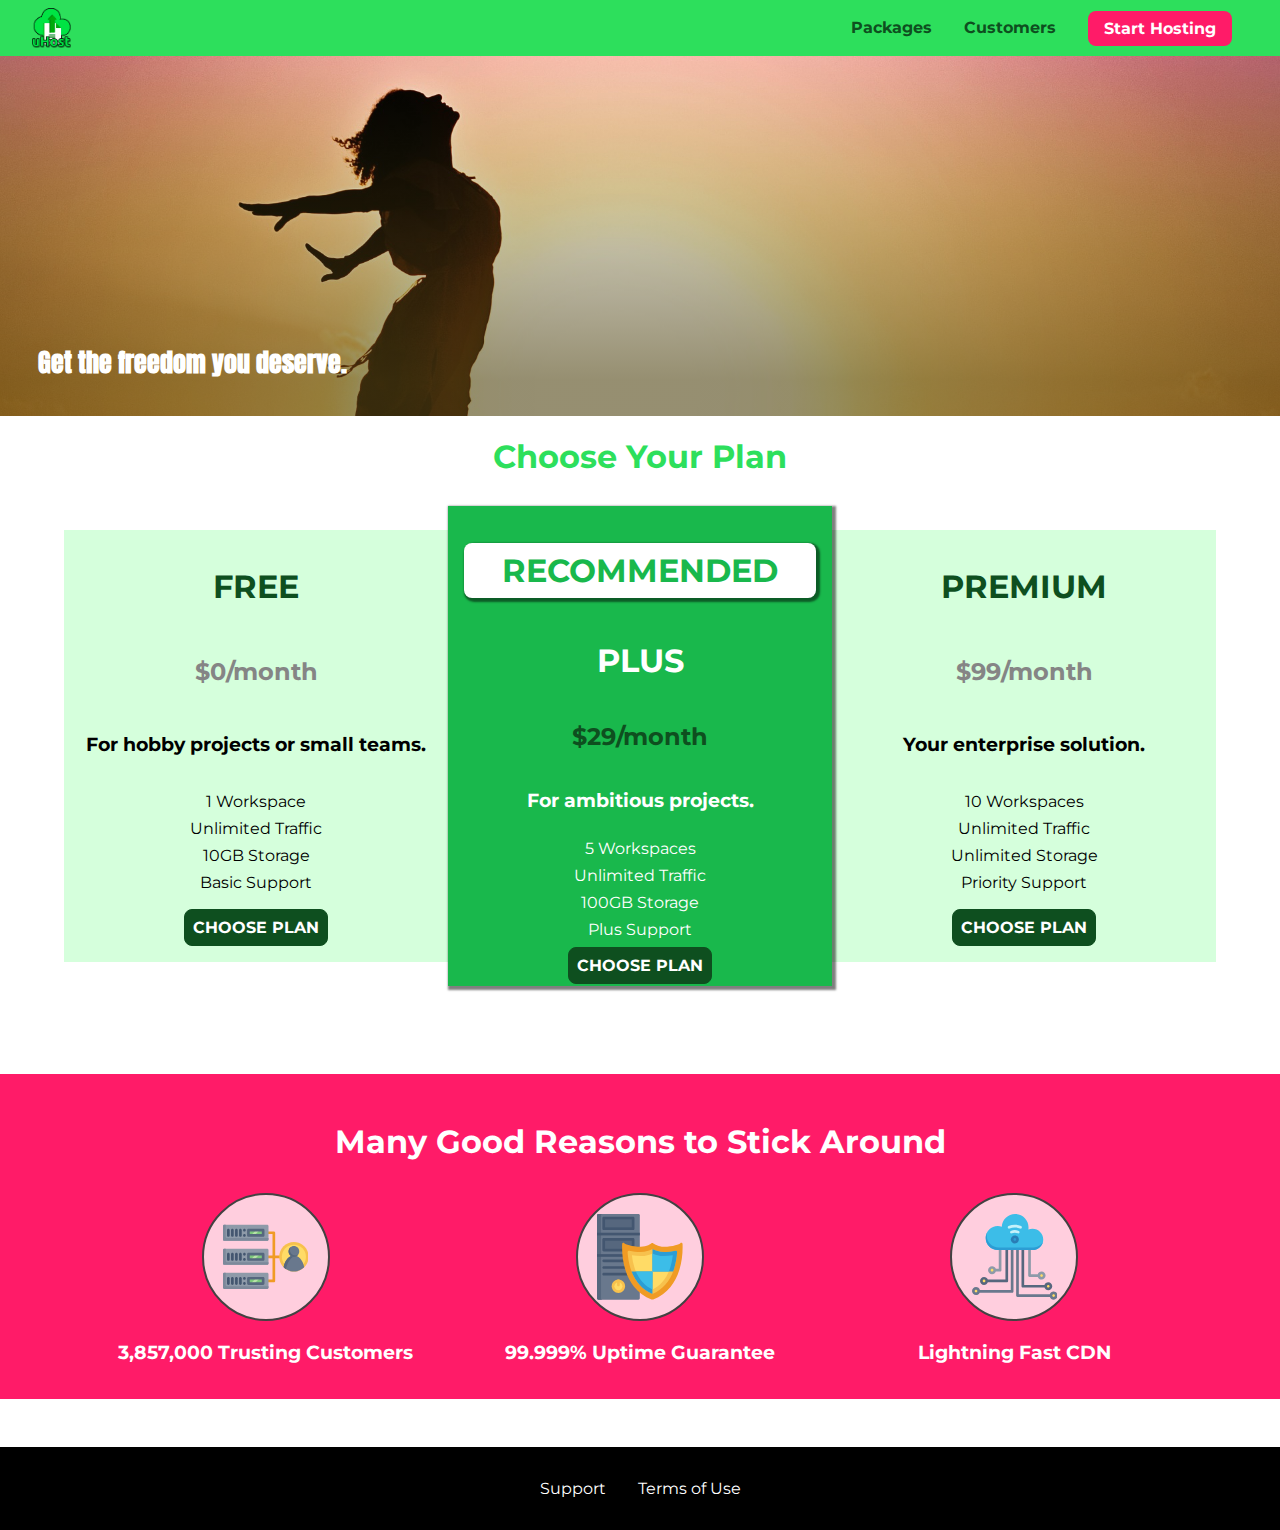
<file: index.html>
<!DOCTYPE html>
<html lang="en">

<head>
    <meta charset="UTF-8">
    <meta http-equiv="X-UA-Compatible" content="ie=edge">
    <meta name="viewport" content="width=device-width, initial-scale=1.0">
    <title>uHost</title>
    <link rel="shortcut icon" href="favicon.png">
    <link rel="stylesheet" href="shared.css">
    <link rel="stylesheet" href="main.css">
</head>

<body>
    <div class="backdrop"></div>
    <div class="modal">
        <h1 class="modal__title">Do you want to continue?</h1>
        <div class="modal__actions">
            <a href="start-hosting/index.html" class="modal__action">Yes!</a>
            <button class="modal__action modal__action--negative" type="button">No!</button>
        </div>
    </div>
    <header class="main-header">
        <div>
            <button class="toggle-button">
                <span class="toggle-button__bar"></span>
                <span class="toggle-button__bar"></span>
                <span class="toggle-button__bar"></span>
            </button>
            <a href="index.html" class="main-header__brand">
                <img src="images/uhost-icon.png" alt="uHost - Your favorite hosting company">
            </a>
        </div>
        <nav class="main-nav">
            <ul class="main-nav__items">
                <li class="main-nav__item">
                    <a href="packages/index.html">Packages</a>
                </li>
                <li class="main-nav__item">
                    <a href="customers/index.html">Customers</a>
                </li>
                <li class="main-nav__item main-nav__item--cta">
                    <a href="start-hosting/index.html">Start Hosting</a>
                </li>
            </ul>
        </nav>
    </header>
    <nav class="mobile-nav">
        <ul class="mobile-nav__items">
            <li class="mobile-nav__item">
                <a href="packages/index.html">Packages</a>
            </li>
            <li class="mobile-nav__item">
                <a href="customers/index.html">Customers</a>
            </li>
            <li class="mobile-nav__item mobile-nav__item--cta">
                <a href="start-hosting/index.html">Start Hosting</a>
            </li>
        </ul>
    </nav>
    <main>
        <section id="product-overview">
            <h1>Get the freedom you deserve.</h1>
        </section>
        <section id="plans">
            <h1 class="section-title">Choose Your Plan</h1>
            <div class="plan__list">
                <article class="plan">
                    <h1 class="plan__title">FREE</h1>
                    <h2 class="plan__price">$0/month</h2>
                    <h3>For hobby projects or small teams.</h3>
                    <ul class="plan__features">
                        <li class="plan__feature">1 Workspace</li>
                        <li class="plan__feature">Unlimited Traffic</li>
                        <li class="plan__feature">10GB Storage</li>
                        <li class="plan__feature">Basic Support</li>
                    </ul>
                    <div>
                        <button class="button">CHOOSE PLAN</button>
                    </div>
                </article>
                <article class="plan plan--highlighted">
                    <h1 class="plan__annotation">RECOMMENDED</h1>
                    <h1 class="plan__title">PLUS</h1>
                    <h2 class="plan__price">$29/month</h2>
                    <h3>For ambitious projects.</h3>
                    <ul class="plan__features">
                        <li class="plan__feature">5 Workspaces</li>
                        <li class="plan__feature">Unlimited Traffic</li>
                        <li class="plan__feature">100GB Storage</li>
                        <li class="plan__feature">Plus Support</li>
                    </ul>
                    <div>
                        <button class="button">CHOOSE PLAN</button>
                    </div>
                </article>
                <article class="plan">
                    <h1 class="plan__title">PREMIUM</h1>
                    <h2 class="plan__price">$99/month</h2>
                    <h3>Your enterprise solution.</h3>
                    <ul class="plan__features">
                        <li class="plan__feature">10 Workspaces</li>
                        <li class="plan__feature">Unlimited Traffic</li>
                        <li class="plan__feature">Unlimited Storage</li>
                        <li class="plan__feature">Priority Support</li>
                    </ul>
                    <div>
                        <button class="button">CHOOSE PLAN</button>
                    </div>
                </article>
            </div>
        </section>
        <section id="key-features">
            <h1 class="section-title">Many Good Reasons to Stick Around</h1>
            <ul class="key-feature__list">
                <li class="key-feature">
                    <div class="key-feature__image">
                        <svg viewBox="0 0 512 512">
                            <path style="fill:#F09B24;" d="M344,248h-32V112c0-4.418-3.582-8-8-8h-40c-4.418,0-8,3.582-8,8s3.582,8,8,8h32v128h-32  c-4.418,0-8,3.582-8,8s3.582,8,8,8h32v128h-32c-4.418,0-8,3.582-8,8s3.582,8,8,8h40c4.418,0,8-3.582,8-8V264h32c4.418,0,8-3.582,8-8  S348.418,248,344,248z"
                            />
                            <path style="fill:#8E9AA9;" d="M264,64H8c-4.418,0-8,3.582-8,8v80c0,4.418,3.582,8,8,8h256c4.418,0,8-3.582,8-8V72  C272,67.582,268.418,64,264,64z"
                            />
                            <path style="fill:#7C899B;" d="M24,144c-4.418,0-8-3.582-8-8V64H8c-4.418,0-8,3.582-8,8v80c0,4.418,3.582,8,8,8h256  c4.418,0,8-3.582,8-8v-8H24z"
                            />
                            <rect x="152" y="96" style="fill:#B8E3A8;" width="88" height="32" />
                            <g>
                                <polygon style="fill:#7EC97D;" points="152,96 152,128 166,128 198,96  " />
                                <polygon style="fill:#7EC97D;" points="220,96 188,128 240,128 240,96  " />
                            </g>
                            <path style="fill:#56677E;" d="M240,136h-88c-4.418,0-8-3.582-8-8V96c0-4.418,3.582-8,8-8h88c4.418,0,8,3.582,8,8v32  C248,132.418,244.418,136,240,136z M160,120h72v-16h-72V120z"
                            />
                            <g>
                                <path style="fill:#435670;" d="M32,136c-4.418,0-8-3.582-8-8V96c0-4.418,3.582-8,8-8s8,3.582,8,8v32C40,132.418,36.418,136,32,136z   "
                                />
                                <path style="fill:#435670;" d="M56,136c-4.418,0-8-3.582-8-8V96c0-4.418,3.582-8,8-8s8,3.582,8,8v32C64,132.418,60.418,136,56,136z   "
                                />
                                <path style="fill:#435670;" d="M80,136c-4.418,0-8-3.582-8-8V96c0-4.418,3.582-8,8-8s8,3.582,8,8v32C88,132.418,84.418,136,80,136z   "
                                />
                                <path style="fill:#435670;" d="M104,136c-4.418,0-8-3.582-8-8V96c0-4.418,3.582-8,8-8s8,3.582,8,8v32   C112,132.418,108.418,136,104,136z"
                                />
                                <path style="fill:#435670;" d="M128,105c-4.418,0-8-3.582-8-8v-1c0-4.418,3.582-8,8-8s8,3.582,8,8v1   C136,101.418,132.418,105,128,105z"
                                />
                                <path style="fill:#435670;" d="M128,136c-4.418,0-8-3.582-8-8v-1c0-4.418,3.582-8,8-8s8,3.582,8,8v1   C136,132.418,132.418,136,128,136z"
                                />
                            </g>
                            <path style="fill:#8E9AA9;" d="M264,208H8c-4.418,0-8,3.582-8,8v80c0,4.418,3.582,8,8,8h256c4.418,0,8-3.582,8-8v-80  C272,211.582,268.418,208,264,208z"
                            />
                            <path style="fill:#7C899B;" d="M24,288c-4.418,0-8-3.582-8-8v-72H8c-4.418,0-8,3.582-8,8v80c0,4.418,3.582,8,8,8h256  c4.418,0,8-3.582,8-8v-8H24z"
                            />
                            <rect x="152" y="240" style="fill:#B8E3A8;" width="88" height="32" />
                            <g>
                                <polygon style="fill:#7EC97D;" points="152,240 152,272 166,272 198,240  " />
                                <polygon style="fill:#7EC97D;" points="220,240 188,272 240,272 240,240  " />
                            </g>
                            <path style="fill:#56677E;" d="M240,280h-88c-4.418,0-8-3.582-8-8v-32c0-4.418,3.582-8,8-8h88c4.418,0,8,3.582,8,8v32  C248,276.418,244.418,280,240,280z M160,264h72v-16h-72V264z"
                            />
                            <g>
                                <path style="fill:#435670;" d="M32,280c-4.418,0-8-3.582-8-8v-32c0-4.418,3.582-8,8-8s8,3.582,8,8v32C40,276.418,36.418,280,32,280   z"
                                />
                                <path style="fill:#435670;" d="M56,280c-4.418,0-8-3.582-8-8v-32c0-4.418,3.582-8,8-8s8,3.582,8,8v32C64,276.418,60.418,280,56,280   z"
                                />
                                <path style="fill:#435670;" d="M80,280c-4.418,0-8-3.582-8-8v-32c0-4.418,3.582-8,8-8s8,3.582,8,8v32C88,276.418,84.418,280,80,280   z"
                                />
                                <path style="fill:#435670;" d="M104,280c-4.418,0-8-3.582-8-8v-32c0-4.418,3.582-8,8-8s8,3.582,8,8v32   C112,276.418,108.418,280,104,280z"
                                />
                                <path style="fill:#435670;" d="M128,249c-4.418,0-8-3.582-8-8v-1c0-4.418,3.582-8,8-8s8,3.582,8,8v1   C136,245.418,132.418,249,128,249z"
                                />
                                <path style="fill:#435670;" d="M128,280c-4.418,0-8-3.582-8-8v-1c0-4.418,3.582-8,8-8s8,3.582,8,8v1   C136,276.418,132.418,280,128,280z"
                                />
                            </g>
                            <path style="fill:#8E9AA9;" d="M264,352H8c-4.418,0-8,3.582-8,8v80c0,4.418,3.582,8,8,8h256c4.418,0,8-3.582,8-8v-80  C272,355.582,268.418,352,264,352z"
                            />
                            <path style="fill:#7C899B;" d="M24,432c-4.418,0-8-3.582-8-8v-72H8c-4.418,0-8,3.582-8,8v80c0,4.418,3.582,8,8,8h256  c4.418,0,8-3.582,8-8v-8H24z"
                            />
                            <rect x="152" y="384" style="fill:#B8E3A8;" width="88" height="32" />
                            <g>
                                <polygon style="fill:#7EC97D;" points="152,384 152,416 166,416 198,384  " />
                                <polygon style="fill:#7EC97D;" points="220,384 188,416 240,416 240,384  " />
                            </g>
                            <path style="fill:#56677E;" d="M240,424h-88c-4.418,0-8-3.582-8-8v-32c0-4.418,3.582-8,8-8h88c4.418,0,8,3.582,8,8v32  C248,420.418,244.418,424,240,424z M160,408h72v-16h-72V408z"
                            />
                            <g>
                                <path style="fill:#435670;" d="M32,424c-4.418,0-8-3.582-8-8v-32c0-4.418,3.582-8,8-8s8,3.582,8,8v32C40,420.418,36.418,424,32,424   z"
                                />
                                <path style="fill:#435670;" d="M56,424c-4.418,0-8-3.582-8-8v-32c0-4.418,3.582-8,8-8s8,3.582,8,8v32C64,420.418,60.418,424,56,424   z"
                                />
                                <path style="fill:#435670;" d="M80,424c-4.418,0-8-3.582-8-8v-32c0-4.418,3.582-8,8-8s8,3.582,8,8v32C88,420.418,84.418,424,80,424   z"
                                />
                                <path style="fill:#435670;" d="M104,424c-4.418,0-8-3.582-8-8v-32c0-4.418,3.582-8,8-8s8,3.582,8,8v32   C112,420.418,108.418,424,104,424z"
                                />
                                <path style="fill:#435670;" d="M128,393c-4.418,0-8-3.582-8-8v-1c0-4.418,3.582-8,8-8s8,3.582,8,8v1   C136,389.418,132.418,393,128,393z"
                                />
                                <path style="fill:#435670;" d="M128,424c-4.418,0-8-3.582-8-8v-1c0-4.418,3.582-8,8-8s8,3.582,8,8v1   C136,420.418,132.418,424,128,424z"
                                />
                            </g>
                            <path style="fill:#F7C14D;" d="M424,168c-48.523,0-88,39.477-88,88s39.477,88,88,88s88-39.477,88-88S472.523,168,424,168z" />
                            <path style="fill:#FFDB66;" d="M424,184c-39.701,0-72,32.299-72,72s32.299,72,72,72s72-32.299,72-72S463.701,184,424,184z" />
                            <path style="fill:#69788D;" d="M484.893,314.16C476.393,274.588,451.922,248,424,248s-52.393,26.588-60.893,66.16  c-0.605,2.82,0.354,5.749,2.511,7.664C381.731,336.124,402.465,344,424,344s42.269-7.876,58.381-22.176  C484.539,319.909,485.498,316.98,484.893,314.16z"
                            />
                            <path style="fill:#56677E;" d="M434.053,249.171C430.768,248.403,427.411,248,424,248c-27.922,0-52.393,26.588-60.893,66.16  c-0.605,2.82,0.354,5.749,2.511,7.664c3.383,3.002,6.979,5.703,10.734,8.125C384.904,286.243,407.373,255.378,434.053,249.171z"
                            />
                            <path style="fill:#69788D;" d="M424,192c-17.645,0-32,14.355-32,32s14.355,32,32,32s32-14.355,32-32S441.645,192,424,192z" />
                            <path style="fill:#56677E;" d="M432,248c-17.645,0-32-14.355-32-32c0-6.783,2.128-13.076,5.742-18.258  C397.444,203.53,392,213.138,392,224c0,17.645,14.355,32,32,32c10.862,0,20.471-5.444,26.258-13.742  C445.076,245.872,438.783,248,432,248z"
                            />

                        </svg>
  
                    </div>
                    <p class="key-feature__description">3,857,000 Trusting Customers</p>
                </li>
                <li class="key-feature">
                    <div class="key-feature__image">
                        <svg viewBox="0 0 512 512">
                            <path style="fill:#69788D;" d="M248,0H8C3.582,0,0,3.582,0,8v496c0,4.418,3.582,8,8,8h240c4.418,0,8-3.582,8-8V8  C256,3.582,252.418,0,248,0z"
                            />
                            <path style="fill:#56677E;" d="M24,504V8c0-4.418,3.582-8,8-8H8C3.582,0,0,3.582,0,8v496c0,4.418,3.582,8,8,8h24  C27.582,512,24,508.418,24,504z"
                            />
                            <g>
                                <rect x="0" y="112" style="fill:#435670;" width="256" height="16" />
                                <rect x="0" y="240" style="fill:#435670;" width="256" height="16" />
                            </g>
                            <path style="fill:#F7C14D;" d="M128,392c-22.056,0-40,17.944-40,40s17.944,40,40,40s40-17.944,40-40S150.056,392,128,392z" />
                            <path style="fill:#FFDB66;" d="M128,408c-13.233,0-24,10.767-24,24s10.767,24,24,24s24-10.767,24-24S141.233,408,128,408z" />
                            <path style="fill:#F7C14D;" d="M128,392c-2.739,0-5.414,0.278-8,0.805V424c0,4.418,3.582,8,8,8c4.418,0,8-3.582,8-8v-31.195  C133.414,392.278,130.739,392,128,392z"
                            />
                            <g>
                                <path style="fill:#435670;" d="M216,288H40c-4.418,0-8-3.582-8-8s3.582-8,8-8h176c4.418,0,8,3.582,8,8S220.418,288,216,288z"
                                />
                                <path style="fill:#435670;" d="M216,328H40c-4.418,0-8-3.582-8-8s3.582-8,8-8h176c4.418,0,8,3.582,8,8S220.418,328,216,328z"
                                />
                                <path style="fill:#435670;" d="M216,368H40c-4.418,0-8-3.582-8-8s3.582-8,8-8h176c4.418,0,8,3.582,8,8S220.418,368,216,368z"
                                />
                                <path style="fill:#435670;" d="M216,16H40c-4.418,0-8,3.582-8,8v64c0,4.418,3.582,8,8,8h176c4.418,0,8-3.582,8-8V24   C224,19.582,220.418,16,216,16z"
                                />
                            </g>
                            <rect x="48" y="32" style="fill:#56677E;" width="160" height="48" />
                            <path style="fill:#435670;" d="M216,144H40c-4.418,0-8,3.582-8,8v64c0,4.418,3.582,8,8,8h176c4.418,0,8-3.582,8-8v-64  C224,147.582,220.418,144,216,144z"
                            />
                            <rect x="48" y="160" style="fill:#56677E;" width="160" height="48" />
                            <path style="fill:#F09B24;" d="M511.747,180.237c-0.194-6.537-8.107-10.107-13.135-5.894c-5.6,4.693-42.904,21.282-98.514,21.282  c-33.45,0-64.625-20.999-64.929-21.206c-2.9-1.991-6.764-1.85-9.512,0.346c-2.677,2.135-27.201,20.86-63.793,20.86  c-55.607,0-92.914-16.589-98.515-21.282c-5.028-4.211-12.941-0.645-13.135,5.894c-1.634,54.834,4.655,105.941,18.693,151.903  c12.096,39.604,29.759,74.047,52.497,102.373c27.538,34.304,62.743,59.882,104.66,76.045c3.069,1.918,6.757,1.921,9.83,0  c41.917-16.163,77.122-41.741,104.66-76.045c22.738-28.326,40.401-62.77,52.497-102.373  C507.092,286.179,513.381,235.071,511.747,180.237z"
                            />
                            <path style="fill:#F7C14D;" d="M476.21,221.226c-1.953-1.631-4.568-2.235-7.036-1.628c-21.686,5.327-44.926,8.028-69.075,8.028  c-25.926,0-49.633-8.975-64.955-16.504c-2.307-1.134-5.016-1.091-7.284,0.116c-14.059,7.477-36.919,16.388-65.994,16.388  c-24.153,0-47.394-2.701-69.075-8.028c-5.155-1.268-10.221,2.966-9.894,8.261c2.077,33.693,7.668,65.635,16.616,94.935  c22.774,74.565,66.139,126.334,128.888,153.868c2.032,0.891,4.397,0.891,6.43,0c61.777-27.107,104.716-78.876,127.62-153.868  c8.948-29.3,14.539-61.241,16.616-94.935C479.224,225.319,478.163,222.856,476.21,221.226z"
                            />
                            <path style="fill:#FFDB66;" d="M331.609,451.727c-52.604-25.289-89.304-70.987-109.144-135.944  c-6.532-21.39-11.162-44.336-13.82-68.447c17.133,2.852,34.952,4.291,53.22,4.291c29.394,0,53.376-7.793,69.978-15.561  c17.44,7.736,41.656,15.561,68.256,15.561c18.267,0,36.085-1.439,53.219-4.291c-2.659,24.112-7.288,47.06-13.82,68.448  C419.545,381.108,383.27,426.805,331.609,451.727z"
                            />
                            <g>
                                <path style="fill:#2C9DD4;" d="M479.066,227.858c0.157-2.539-0.903-5.002-2.856-6.633s-4.568-2.235-7.036-1.628   c-21.686,5.327-44.926,8.028-69.075,8.028c-25.926,0-49.633-8.975-64.955-16.504c-1.057-0.52-2.2-0.78-3.345-0.806l-0.072,133.351   h123.601c2.556-6.746,4.933-13.702,7.123-20.874C471.398,293.493,476.989,261.552,479.066,227.858z"
                                />
                                <path style="fill:#2C9DD4;" d="M206.658,343.667c24.153,63.42,65.028,108.108,121.743,132.995c1.031,0.452,2.147,0.673,3.263,0.666   l0.063-133.661H206.658z"
                                />
                            </g>
                            <g>
                                <path style="fill:#3CBDE8;" d="M439.497,315.783c6.532-21.389,11.161-44.336,13.82-68.448c-17.134,2.852-34.952,4.291-53.219,4.291   c-26.6,0-50.815-7.824-68.256-15.561l-0.116,107.601h97.758C433.179,334.807,436.524,325.518,439.497,315.783z"
                                />
                                <path style="fill:#3CBDE8;" d="M232.523,343.667c21.144,50.298,54.363,86.56,99.087,108.06l0.117-108.06H232.523z" />
                            </g>
                        </svg>
                    </div>
                    <p class="key-feature__description">99.999% Uptime Guarantee</p>
                </li>
                <li class="key-feature">
                    <div class="key-feature__image">
                        <svg viewBox="0 0 512 512">
                            <path style="fill:#8E9AA9;" d="M168,200c-4.418,0-8,3.582-8,8v120h-17.376c-3.302-9.311-12.194-16-22.624-16  c-13.234,0-24,10.767-24,24s10.766,24,24,24c10.429,0,19.321-6.689,22.624-16H168c4.418,0,8-3.582,8-8V208  C176,203.582,172.418,200,168,200z"
                            />
                            <path style="fill:#FFDB66;" d="M120,328c-4.411,0-8,3.589-8,8s3.589,8,8,8s8-3.589,8-8S124.411,328,120,328z" />
                            <path style="fill:#56677E;" d="M208,200c-4.418,0-8,3.582-8,8v184H94.624C91.322,382.689,82.43,376,72,376  c-13.234,0-24,10.767-24,24s10.766,24,24,24c10.429,0,19.321-6.689,22.624-16H208c4.418,0,8-3.582,8-8V208  C216,203.582,212.418,200,208,200z"
                            />
                            <path style="fill:#FFDB66;" d="M72,392c-4.411,0-8,3.589-8,8s3.589,8,8,8s8-3.589,8-8S76.411,392,72,392z" />
                            <path style="fill:#69788D;" d="M240,208c-4.418,0-8,3.582-8,8v239H47.24c-2.671-10.34-12.078-18-23.24-18c-13.234,0-24,10.767-24,24  s10.766,24,24,24c9.666,0,18.009-5.747,21.809-14H240c4.418,0,8-3.582,8-8V216C248,211.582,244.418,208,240,208z"
                            />
                            <path style="fill:#FFDB66;" d="M24,453c-4.411,0-8,3.589-8,8s3.589,8,8,8s8-3.589,8-8S28.411,453,24,453z" />
                            <path style="fill:#69788D;" d="M488,464c-10.429,0-19.321,6.689-22.624,16H280V208c0-4.418-3.582-8-8-8s-8,3.582-8,8v280  c0,4.418,3.582,8,8,8h193.376c3.302,9.311,12.194,16,22.624,16c13.234,0,24-10.767,24-24S501.234,464,488,464z"
                            />
                            <path style="fill:#FFDB66;" d="M488,480c-4.411,0-8,3.589-8,8s3.589,8,8,8s8-3.589,8-8S492.411,480,488,480z" />
                            <path style="fill:#56677E;" d="M456,408c-10.429,0-19.321,6.689-22.624,16H312V208c0-4.418-3.582-8-8-8s-8,3.582-8,8v224  c0,4.418,3.582,8,8,8h129.376c3.302,9.311,12.194,16,22.624,16c13.234,0,24-10.767,24-24S469.234,408,456,408z"
                            />
                            <path style="fill:#FFDB66;" d="M456,424c-4.411,0-8,3.589-8,8s3.589,8,8,8s8-3.589,8-8S460.411,424,456,424z" />
                            <path style="fill:#8E9AA9;" d="M416,344c-10.429,0-19.321,6.689-22.624,16H352V208c0-4.418-3.582-8-8-8s-8,3.582-8,8v160  c0,4.418,3.582,8,8,8h49.376c3.302,9.311,12.194,16,22.624,16c13.234,0,24-10.767,24-24S429.234,344,416,344z"
                            />
                            <path style="fill:#FFDB66;" d="M416,360c-4.411,0-8,3.589-8,8s3.589,8,8,8s8-3.589,8-8S420.411,360,416,360z" />
                            <path style="fill:#3CBDE8;" d="M362,88c-8.741,0-17.231,1.751-25.06,5.085C337.646,88.797,338,84.43,338,80  c0-44.112-35.888-80-80-80c-42.823,0-77.895,33.816-79.909,76.149C170.393,73.415,162.244,72,154,72c-39.701,0-72,32.299-72,72  s32.299,72,72,72h208c35.29,0,64-28.71,64-64S397.29,88,362,88z"
                            />
                            <path style="fill:#2C9DD4;" d="M368,200H160c-39.701,0-72-32.299-72-72c0-5.863,0.721-11.559,2.05-17.019  C84.918,120.88,82,132.102,82,144c0,39.701,32.299,72,72,72h208c30.389,0,55.88-21.296,62.379-49.743  C413.565,186.327,392.352,200,368,200z"
                            />
                            <path style="fill:#2A7DB5;" d="M256,128c-13.234,0-24,10.767-24,24s10.766,24,24,24c13.233,0,24-10.767,24-24S269.233,128,256,128z"
                            />
                            <path style="fill:#2C9DD4;" d="M256,144c-4.411,0-8,3.589-8,8s3.589,8,8,8c4.411,0,8-3.589,8-8S260.411,144,256,144z" />
                            <g>
                                <path style="fill:#C5F1FA;" d="M221.755,87.695c-2.994,0-5.864-1.688-7.233-4.572c-1.894-3.991-0.194-8.763,3.798-10.657   C230.157,66.849,242.834,64,256,64c13.166,0,25.844,2.849,37.68,8.466c3.992,1.895,5.692,6.666,3.798,10.657   s-6.666,5.692-10.657,3.798C277.144,82.328,266.774,80,256,80c-10.774,0-21.144,2.328-30.821,6.921   C224.072,87.446,222.904,87.695,221.755,87.695z"
                                />
                                <path style="fill:#C5F1FA;" d="M276.545,116.618c-1.148,0-2.316-0.249-3.424-0.774C267.745,113.293,261.985,112,256,112   c-5.985,0-11.745,1.293-17.121,3.844c-3.991,1.895-8.763,0.192-10.657-3.798c-1.894-3.992-0.193-8.764,3.798-10.657   C239.557,97.813,247.625,96,256,96c8.376,0,16.444,1.813,23.98,5.389c3.991,1.894,5.692,6.665,3.798,10.657   C282.41,114.93,279.539,116.618,276.545,116.618z"
                                />
                            </g>

                        </svg>
                    </div>
                    <p class="key-feature__description">Lightning Fast CDN</p>
                </li>
            </ul>
        </section>
    </main>
    <footer class="main-footer">
        <nav>
            <ul class="main-footer__links">
                <li class="main-footer__link">
                    <a href="#">Support</a>
                </li>
                <li class="main-footer__link">
                    <a href="#">Terms of Use</a>
                </li>
            </ul>
        </nav>
    </footer>
    <script src="shared.js"></script>
</body>

</html>
</file>
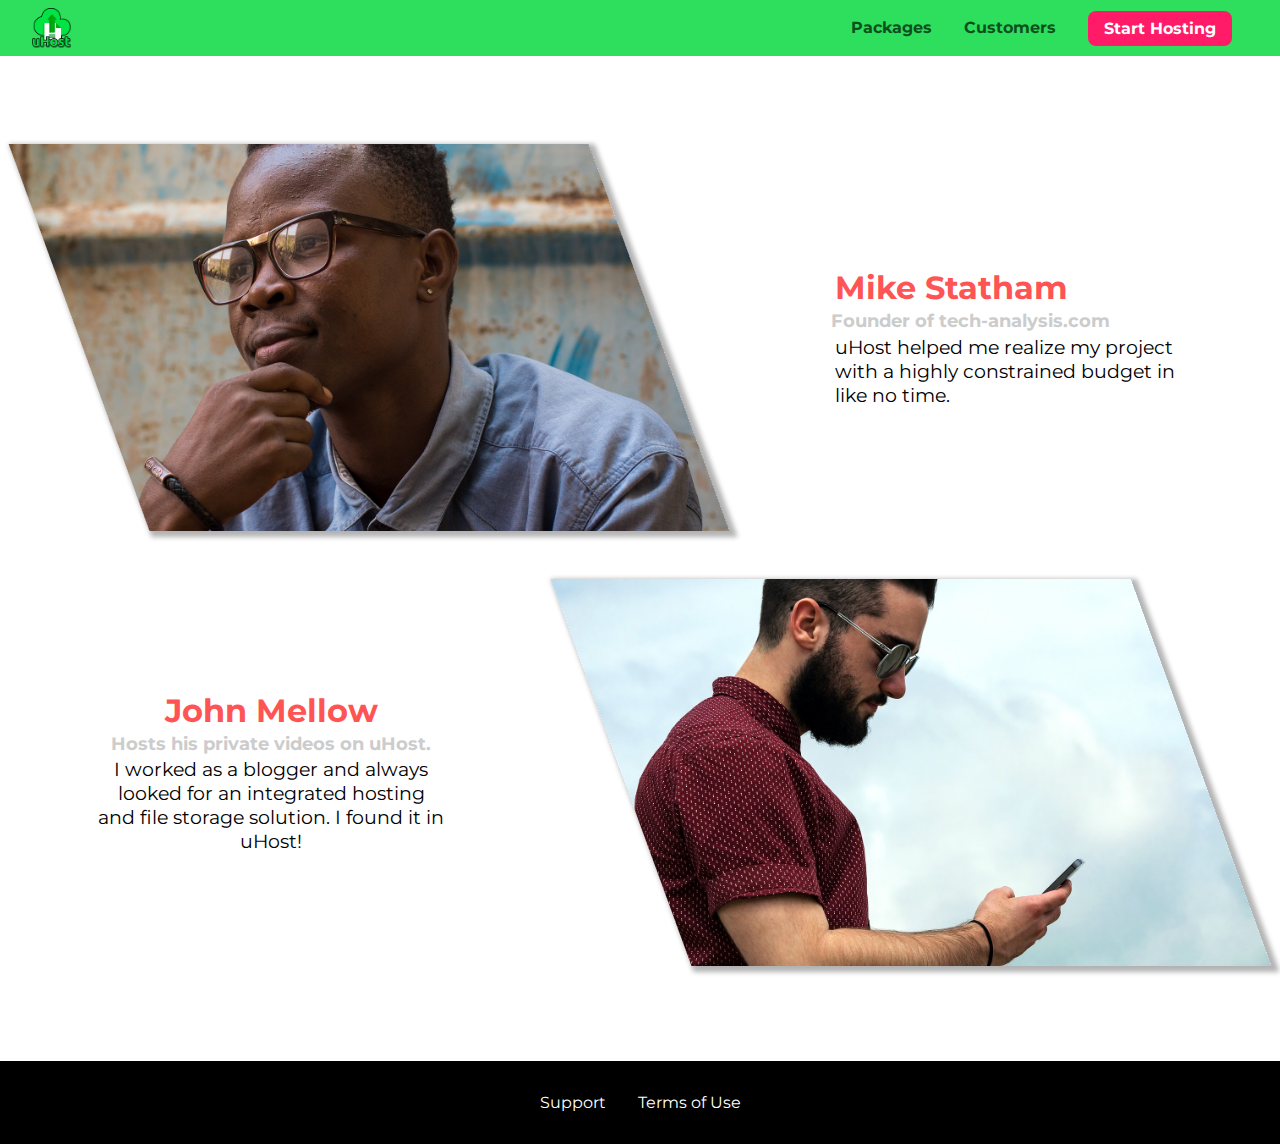
<file: customers/index.html>
<!DOCTYPE html>
<html lang="en">

<head>
    <meta charset="UTF-8">
    <meta name="viewport" content="width=device-width, initial-scale=1.0">
    <meta http-equiv="X-UA-Compatible" content="ie=edge">
    <title>uHost Customers</title>
    <link rel="shortcut icon" href="../favicon.png">
    <link rel="stylesheet" href="../shared.css">
    <link rel="stylesheet" href="customers.css">
</head>

<body>
    <div class="backdrop"></div>
    <header class="main-header">
        <div>
            <button class="toggle-button">
                <span class="toggle-button__bar"></span>
                <span class="toggle-button__bar"></span>
                <span class="toggle-button__bar"></span>
            </button>
            <a href="../index.html" class="main-header__brand">
                <img src="../images/uhost-icon.png" alt="uHost - Your favorite hosting company">
            </a>
        </div>
        <nav class="main-nav">
            <ul class="main-nav__items">
                <li class="main-nav__item">
                    <a href="../packages/index.html">Packages</a>
                </li>
                <li class="main-nav__item">
                    <a href="index.html">Customers</a>
                </li>
                <li class="main-nav__item main-nav__item--cta">
                    <a href="../start-hosting/index.html">Start Hosting</a>
                </li>
            </ul>
        </nav>
    </header>
    <nav class="mobile-nav">
        <ul class="mobile-nav__items">
            <li class="mobile-nav__item">
                <a href="../packages/index.html">Packages</a>
            </li>
            <li class="mobile-nav__item">
                <a href="index.html">Customers</a>
            </li>
            <li class="mobile-nav__item mobile-nav__item--cta">
                <a href="../start-hosting/index.html">Start Hosting</a>
            </li>
        </ul>
    </nav>
    <main>
        <div>
            <div class="testimonial" id="customer-1">
                <div class="testimonial__image-container">
                    <img src="../images/customer-1.jpg" alt="Mike Statham - Customer" class="testimonial__image">
                </div>
                <div class="testimonial__info">
                    <h1 class="testimonial__name">Mike Statham</h1>
                    <h2 class="testimonial__subtitle">Founder of
                        <a href="tech-analysis.com">tech-analysis.com</a>
                    </h2>
                    <p class="testimonial__text">uHost helped me realize my project with a highly constrained budget in like no time.</p>
                </div>
            </div>
            <div class="testimonial" id="customer-2">

                <div class="testimonial__info">
                    <h1 class="testimonial__name">John Mellow</h1>
                    <h2 class="testimonial__subtitle">Hosts his private videos on uHost.
                    </h2>
                    <p class="testimonial__text">I worked as a blogger and always looked for an integrated hosting and file storage solution. I found
                        it in uHost!
                    </p>
                </div>
                <div class="testimonial__image-container">
                    <img src="../images/customer-2.jpg" alt="John Mellow - Customer" class="testimonial__image">
                </div>
            </div>
        </div>
    </main>
    <footer class="main-footer">
        <nav>
            <ul class="main-footer__links">
                <li class="main-footer__link">
                    <a href="#">Support</a>
                </li>
                <li class="main-footer__link">
                    <a href="#">Terms of Use</a>
                </li>
            </ul>
        </nav>
    </footer>
    <script src="../shared.js"></script>
</body>

</html>
</file>
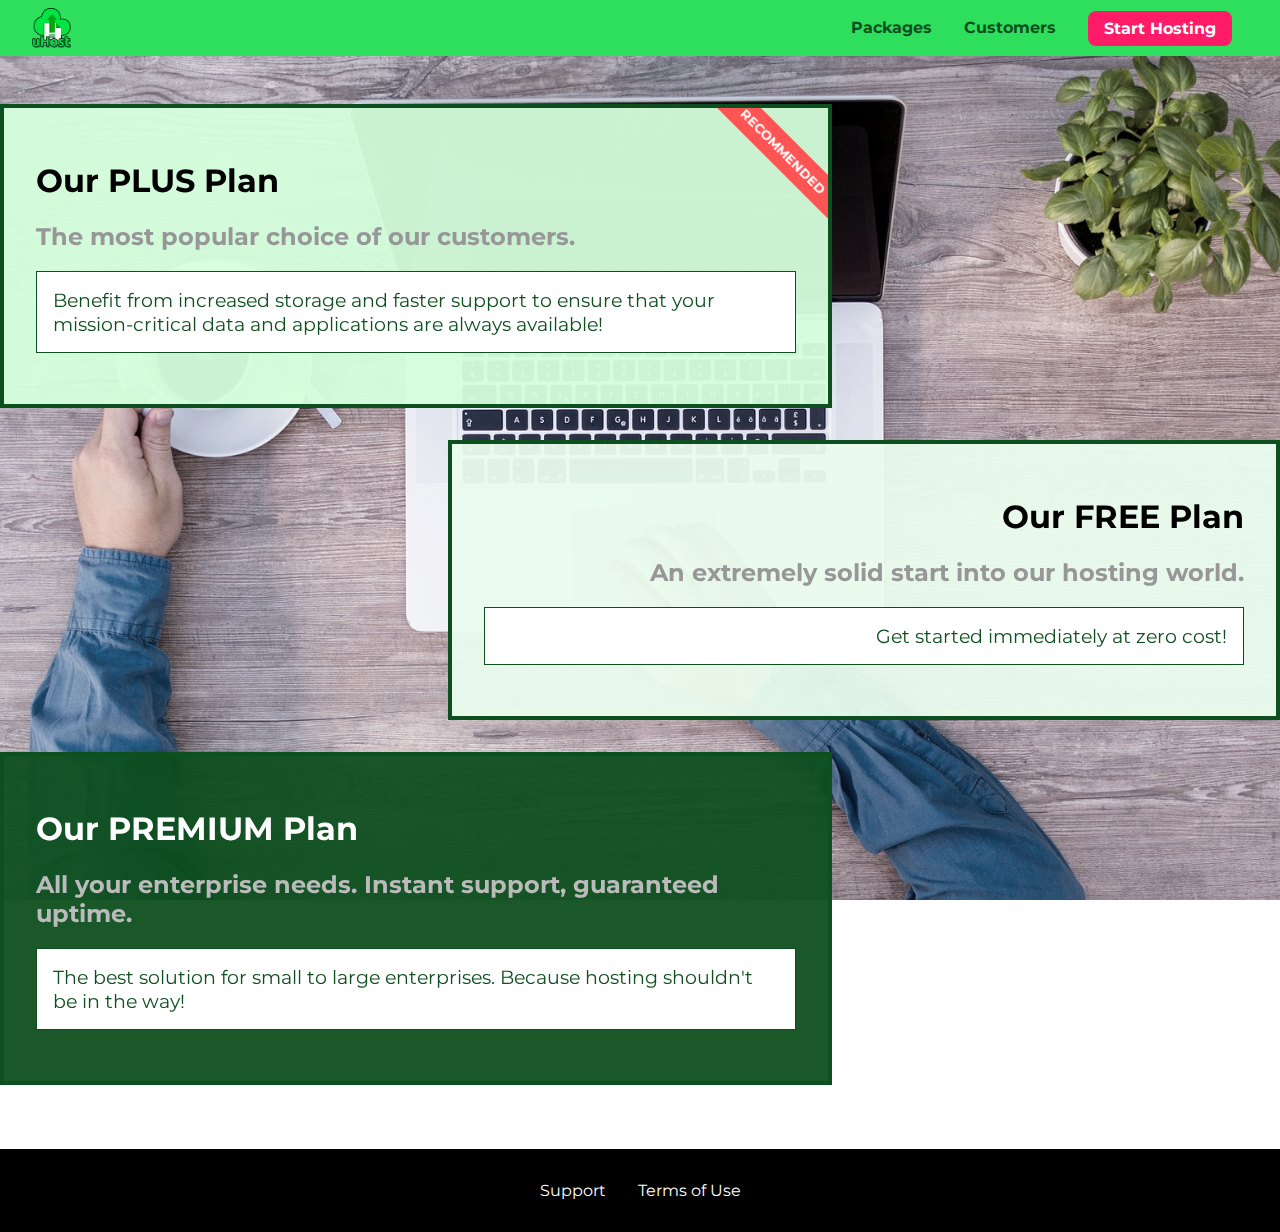
<file: packages/index.html>
<!DOCTYPE html>
<html lang="en">

<head>
    <meta charset="UTF-8">
    <meta http-equiv="X-UA-Compatible" content="ie=edge">
    <meta name="viewport" content="width=device-width, initial-scale=1.0">
    <title>uHost</title>
    <link rel="shortcut icon" href="../favicon.png">
    <link rel="stylesheet" href="../shared.css">
    <link rel="stylesheet" href="packages.css">
</head>

<body>
    <div class="backdrop"></div>
    <div class="background"></div>
    <header class="main-header">
        <div>
            <button class="toggle-button">
                <span class="toggle-button__bar"></span>
                <span class="toggle-button__bar"></span>
                <span class="toggle-button__bar"></span>
            </button>
            <a href="../index.html" class="main-header__brand">
                <img src="../images/uhost-icon.png" alt="uHost - Your favorite hosting company">
            </a>
        </div>
        <nav class="main-nav">
            <ul class="main-nav__items">
                <li class="main-nav__item">
                    <a href="index.html">Packages</a>
                </li>
                <li class="main-nav__item">
                    <a href="../customers/index.html">Customers</a>
                </li>
                <li class="main-nav__item main-nav__item--cta">
                    <a href="../start-hosting/index.html">Start Hosting</a>
                </li>
            </ul>
        </nav>
    </header>
    <nav class="mobile-nav">
        <ul class="mobile-nav__items">
            <li class="mobile-nav__item">
                <a href="index.html">Packages</a>
            </li>
            <li class="mobile-nav__item">
                <a href="../customers/">Customers</a>
            </li>
            <li class="mobile-nav__item mobile-nav__item--cta">
                <a href="../start-hosting/index.html">Start Hosting</a>
            </li>
        </ul>
    </nav>
    <main>
        <section class="package" id="plus">
            <a href="#">
                <h1 class="package__title">Our PLUS Plan</h1>
                <h2 class="package__badge">RECOMMENDED</h2>
                <h2 class="package__subtitle">The most popular choice of our customers.</h2>
                <p class="package__info">Benefit from increased storage and faster support to ensure that your mission-critical data and applications
                    are always available!</p>
            </a>
        </section>
        <section class="package" id="free">
            <a href="#">
                <h1 class="package__title">Our FREE Plan</h1>
                <h2 class="package__subtitle">An extremely solid start into our hosting world.</h2>
                <p class="package__info">Get started immediately at zero cost!</p>
            </a>
        </section>
        <div class="clearfix"></div>
        <section class="package" id="premium">
            <a href="#">
                <h1 class="package__title">Our PREMIUM Plan</h1>
                <h2 class="package__subtitle">All your enterprise needs. Instant support, guaranteed uptime. </h2>
                <p class="package__info">The best solution for small to large enterprises. Because hosting shouldn't be in the way!</p>
            </a>
        </section>
    </main>
    <footer class="main-footer">
        <nav>
            <ul class="main-footer__links">
                <li class="main-footer__link">
                    <a href="#">Support</a>
                </li>
                <li class="main-footer__link">
                    <a href="#">Terms of Use</a>
                </li>
            </ul>
        </nav>
    </footer>
    <script src="../shared.js"></script>
</body>

</html>
</file>
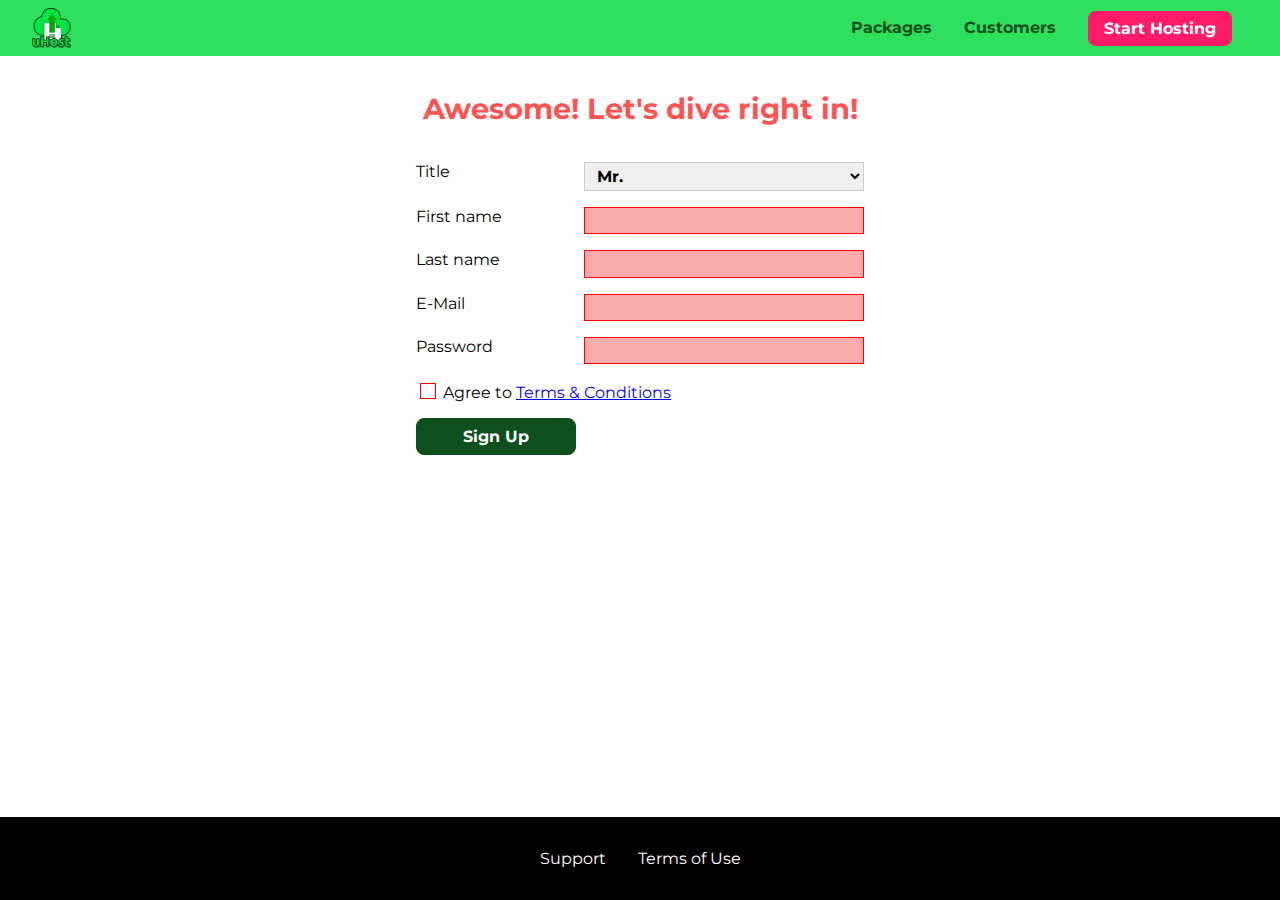
<file: start-hosting/index.html>
<!DOCTYPE html>
<html lang="en">

<head>
    <meta charset="UTF-8">
    <meta name="viewport" content="width=device-width, initial-scale=1.0">
    <meta http-equiv="X-UA-Compatible" content="ie=edge">
    <title>uHost Signup</title>
    <link rel="shortcut icon" href="../favicon.png">
    <link rel="stylesheet" href="../shared.css">
    <link rel="stylesheet" href="start-hosting.css">
</head>

<body>
    <div class="backdrop"></div>
    <header class="main-header">
        <div>
            <button class="toggle-button">
                <span class="toggle-button__bar"></span>
                <span class="toggle-button__bar"></span>
                <span class="toggle-button__bar"></span>
            </button>
            <a href="../index.html" class="main-header__brand">
                <img src="../images/uhost-icon.png" alt="uHost - Your favorite hosting company">
            </a>
        </div>
        <nav class="main-nav">
            <ul class="main-nav__items">
                <li class="main-nav__item">
                    <a href="../packages/index.html">Packages</a>
                </li>
                <li class="main-nav__item">
                    <a href="../customers/index.html">Customers</a>
                </li>
                <li class="main-nav__item main-nav__item--cta">
                    <a href="index.html">Start Hosting</a>
                </li>
            </ul>
        </nav>
    </header>
    <nav class="mobile-nav">
        <ul class="mobile-nav__items">
            <li class="mobile-nav__item">
                <a href="../packages/index.html">Packages</a>
            </li>
            <li class="mobile-nav__item">
                <a href="../customers/index.html">Customers</a>
            </li>
            <li class="mobile-nav__item mobile-nav__item--cta">
                <a href="index.html">Start Hosting</a>
            </li>
        </ul>
    </nav>
    <main class="signup-page">
        <h1 class="signup-title">Awesome! Let's dive right in!</h1>
        <form action="index.html" class="signup-form">
            <label for="title">Title</label>
            <select id="title">
                    <option value="mr">Mr.</option>
                    <option value="ms">Ms.</option>
            </select>
            <label for="first-name">First name</label>
            <input type="text" id="first-name" required>
            <label for="last-name">Last name</label>
            <input type="text" id="last-name" required>
            <label for="email">E-Mail</label>
            <input type="email" id="email" required>
            <label for="password">Password</label>
            <input type="password" id="password" required>
            <div class="signup-form__checkbox">
                <input type="checkbox" id="agree-terms" required>
                <label for="agree-terms">Agree to
                    <a href="#">Terms &amp; Conditions</a>
                </label>
            </div>
            <button type="submit" class="button">Sign Up</button>
        </form>
    </main>
    <footer class="main-footer">
        <nav>
            <ul class="main-footer__links">
                <li class="main-footer__link">
                    <a href="#">Support</a>
                </li>
                <li class="main-footer__link">
                    <a href="#">Terms of Use</a>
                </li>
            </ul>
        </nav>
    </footer>
    <script src="../shared.js"></script>
</body>

</html>
</file>
<file: shared.css>
@import url('https://fonts.googleapis.com/css2?family=Montserrat:wght@700&family=Roboto:ital,wght@0,400;0,900;1,100&display=swap');
@import url('https://fonts.googleapis.com/css2?family=Montserrat:wght@400;700&display=swap');
@import url('https://fonts.googleapis.com/css2?family=Anton&display=swap');

:root {
    --dark-green: #0e4f1f;
    --highlight-red: #ff1b68;
}

* {
    box-sizing: border-box;
}

html {
    height: 100%;
}

body {
    font-family: 'Montserrat', sans-serif;
    margin: 0;
    display: grid;
    grid-template-rows: 3.5rem auto fit-content(8rem);
    grid-template-areas: "header"
                         "main"
                         "footer";
    /* padding: 3.5rem; */
    height: 100%;
}

main {
    /* min-height: calc(100vh - 3.5rem - 8rem); */
    /* grid-row: 2 / 3; */
    grid-area: main;
}

.backdrop {
    display: none;
    position: fixed;
    opacity: 0;
    z-index: 100;
    width: 100vw;
    height: 100vh;
    background: rgba(0, 0, 0, 0.5);    
    top: 0;
    left: 0;
    transition: opacity 0.2s linear;
}

.main-header {
    display: flex;
    align-items: center;
    justify-content: space-between;
    width: 100%;
    position: fixed;
    top: 0;
    left: 0;
    background: #2ddf5c;
    padding: 0.5rem 2rem;
    z-index: 10;
}
  
.main-header__brand {
    color: var(--dark-green);
    text-decoration: none;
    font-weight: bold;
    /* width: 20px; */
    
}

.main-header__brand img {
    height: 2.5rem;
    vertical-align: middle;
    /* width: 100%; */
}

.main-nav {
    /* display: inline-block; */
    display: none;
}

.main-nav__items {
    margin: 0;
    padding: 0;
    list-style: none;
    display: flex;
}

.main-nav__item {
    margin: 0 1rem;
}

.main-nav__item a,
.mobile-nav__item a {
    text-decoration: none;
    color: var(--dark-green);
    font-weight: bold;
    padding: 0.2rem 0;
}

.main-nav__item a:hover,
.main-nav__item a:active {
    color: white;
    border-bottom: 0.3rem solid white;
}

.main-nav__item--cta a,
.mobile-nav__item--cta a {
    color: white;
    background: var(--highlight-red);
    padding: 0.5rem 1rem;
    border-radius: 8px ;
}

.main-nav__item--cta {
    animation: wiggle 400ms 3s 8 ease-out alternate;
}

.main-nav__item--cta a:hover,
.main-nav__item--cta a:active,
.mobile-nav__item--cta a:hover,
.mobile-nav__item--cta a:active {
    color: var(--highlight-red);
    background: white;
    border: none;
}

.toggle-button {
    width: 3rem;
    background: transparent;
    border: none;
    cursor: pointer;
    padding-top: 0;
    padding-bottom: 0;
    vertical-align: middle;
  }
  
  .toggle-button:focus {
    outline: none;
  }
  
  .toggle-button__bar {
    width: 100%;
    height: 0.2rem;
    background: black;
    display: block;
    margin: 0.6rem 0;
  }

@media (min-width: 40rem) {
    .toggle-button {
        display: none;
    }
    .main-nav {
        display: flex;
    }
}

.main-footer {
    background: black;
    padding: 2rem;
    margin-top: 3rem;
    /* grid-row: 3 / 4; */
    grid-area: footer;
}

.main-footer__links {
    list-style: none;
    margin: 0;
    padding: 0;
    display: flex;
    flex-direction: column;
    align-items: center;
}

.main-footer__link {
    margin: 0.5rem 0;
}

.main-footer__link a {
    color: white;
    text-decoration: none;
}

.main-footer__link a:hover,
.main-footer__link a:active {
    color: #ccc;
}

@media (min-width: 40rem) {
    .main-footer__link {
        margin: 0 1rem;
    }

    .main-footer__links {
        flex-direction: row;
        justify-content: center;
    }
}

.button {
    background: var(--dark-green);
    color: white;
    font: inherit;
    border: 1.5px solid var(--dark-green);
    padding: 0.5rem;
    border-radius: 8px;
    font-weight: bold;
    cursor: pointer;
}

.button:hover,
.button:active {
    background: white;
    color: var(--dark-green);
}

.button:focus {
    outline: none;
}

.button[disabled] {
    cursor: not-allowed;
    border: #a1a1a1;
    background: #ccc;
    color: #a1a1a1;
}

.mobile-nav {
    transform: translateX(-100%);
    transition: transform 500ms ease-out;
    position: fixed;
    z-index: 101;
    top: 0;
    left: 0;
    background: white;
    width: 80%;
    height: 100vh;
    
  }
  
  .mobile-nav__items {
    display: flex;
    flex-direction: column;
    justify-content: center;
    align-items: center;
    width: 90%;
    height: 100%;
    list-style: none;
    margin: 0 10%;
    padding: 0;
  }
  
  .mobile-nav__item {
    margin: 1rem 0;
  }
  
  .mobile-nav__item a {
    font-size: 1.5rem;
  }

  .open {
    display: block !important;
    opacity: 1 !important;
    transform: translateY(0) !important;
  }

  @keyframes wiggle {
    0% {
        transform: rotateZ(-10deg);
    }
    50% {
        transform: rotateZ(0deg);
    }
    100% {
        transform: rotateZ(10deg);
    }
  }
</file>
<file: main.css>
#product-overview {
    background: linear-gradient(to top, rgba(80, 68, 18, 0.6) 10%,transparent),url("images/freedom.jpg") center/cover no-repeat border-box, #ff1b68;
    /* background-image: url("freedom.jpg");
    background-size: cover;
    background-position: left 10% bottom 20%; */
    /* background-repeat: no-repeat;
    background-origin: border-box;
    background-clip: border-box; */
    /* background-image: radial-gradient(circle 20px at 20% 40%, red, blue, yellow); */
    width: 100vw;
    height: 33vh;
    /* border: 5px dashed red; */
    position: relative;   
}

#product-overview h1 {
    color: white;
    font-family: 'Anton', sans-serif;
    position: absolute;
    bottom: 5%;
    left: 3%;
    font-size: 1.6rem;
}

@media (min-width: 40rem) and (min-height: 40rem) {
    #product-overview h1 {
        font-size: 3 rem;
    }
    #product-overview {
        height: 40vh;
        background-position: 50% 25%;
    }
}

.section-title {
    color: #2ddf5c;
    text-align: center;
}

.plan {
    background: #d5ffdc;
    text-align: center;
    padding: 1rem;
    margin: 0.5rem 0;
    width: 100%;
    
}

.plan--highlighted {
    background: #19b84c;
    color: white;
    
}

.plan__annotation {
    background: white;
    color: #19b84c;
    padding: 0.5rem;
    box-shadow: 2px 2px 2px 2px rgba(0, 0, 0, 0.5);
    border-radius: 0.5rem;
}

.plan__title {
    color: #0e4f1f;
}

.plan__price {
    color: #858585;
}

.plan--highlighted .plan__title {
    color: white;
}

.plan--highlighted .plan__price {
    color: #0e4f1f;
}

.plan__features {
    list-style: none;
    margin: 0;
    padding: 0;
}

.plan__feature {
    margin: 0.5rem 0;
}

@media (min-width: 40rem) {
    .plan {
        display: flex;
        flex-direction: column;
        justify-content: space-between;
        width: 30%;
        height: 27rem;
        min-width: 13rem;
        max-width: 25rem;
    }
    .plan__list {
        display: flex;
        justify-content: center;
        align-items: center;
        width: 100%;
        height: 100%;
    
}
    .plan--highlighted {
        box-shadow: 2px 2px 2px 2px rgba(0, 0, 0, 0.5);
        height: 30rem;
        z-index: 1;
    }

}

#key-features {
    background: #ff1b68;
    margin-top: 5rem;
    padding: 1rem;
}

#key-features .section-title {
    color: white;
    margin: 2rem;
}

.key-feature__list {
    list-style: none;
    margin: 0;
    padding: 0;
    text-align: center;
}

.key-feature__image {
    background: #ffcede;
    width: 128px;
    height: 128px;
    border: 2px solid #424242;
    border-radius: 50%;
    margin: auto;
    padding: 1.2rem;
}

.key-feature__description {
    text-align: center;
    font-weight: bold;
    color: white;
    font-size: 1.2rem;
}

@media (min-width: 40rem) {
    .key-feature {
        width: 30%;
        max-width: 25rem;
    }

    .key-feature__list {
        display: flex;
        justify-content: center;
    }
}

/* h1 {
    font-family: sans-serif;
} */

.modal {
    position: fixed;
    opacity: 0;
    transform: translateY(-3rem);
    transition: opacity 200ms ease-out, transform 500ms ease-out ;
    z-index: 200;
    top: 20%;
    left: 30%;
    width: 40%;
    background: white;
    padding: 1rem;
    border: 1px solid #ccc;
    box-shadow: 1px 1px 1px rgba(0, 0, 0, 0.5);
  }
  
  .modal__title {
    text-align: center;
    margin: 0 0 1rem 0;
  }
  
  .modal__actions {
    text-align: center;
  }
  
  .modal__action {
    border: 1px solid #0e4f1f;
    background: #0e4f1f;
    text-decoration: none;
    color: white;
    font: inherit;
    padding: 0.5rem 1rem;
    cursor: pointer;
  }
  
  .modal__action:hover,
  .modal__action:active {
    background: #2ddf5c;
    border-color: #2ddf5c;
  }
  
  .modal__action--negative {
    background: red;
    border-color: red;
  }
  
  .modal__action--negative:hover,
  .modal__action--negative:active {
    background: #ff5454;
    border-color: #ff5454;
  }
</file>
<file: customers/customers.css>
main {
  padding-top: 2.5rem;
}

.testimonial {
    font-size: 1.2rem;
    /* margin: 3rem 0; */
  }
  
  .testimonial__list {
    width: 80%;
    margin: auto;
  }
  
  .testimonial__image-container {
    width: 60%;
    max-width: 40rem;
    box-shadow: 3px 3px 5px 3px rgba(0,0,0,0.3);
    transform: skew(20deg);
    overflow: hidden;
  }

  .testimonial__image {
    width: 100%;
    vertical-align: top;
    transform: skew(-20deg) scale(1.4);
  }

  #customer-1:hover .testimonial__image-container {
    animation: flip-customer 1s ease-out forwards;
  }
  
  .testimonial__info {
    text-align: center;
    padding: 0.9rem;
    vertical-align: middle;
    width: 100%;
  }
  
 
  
  .testimonial__name {
    margin: 0.2rem;
    color: #ff5454;
    font-size: 2rem;
  }
  
  .testimonial__subtitle {
    margin: 0;
    font-size: 1.1rem;
    color: #ccc;
  }
  
  .testimonial__subtitle a {
    color: inherit;
    text-decoration: none;
  }
  
  .testimonial__subtitle a:hover,
  .testimonial__subtitle a:active {
    color: #7a7a7a;
  }
  
  .testimonial__text {
    margin: 0.2rem;
  }
  
  @media (min-width: 40rem) {
     #customer-2.testimonial {
    text-align: right;
  }
  
     #customer-1 .testimonial__info {
     text-align: left;
  }
  .testimonial__image-container {
    width: 65%;
    max-width: 580px;
    min-width: 360px;
    box-shadow: 3px 3px 5px 3px rgba(0,0,0,0.3);
  }
  .testimonial__info {
    width: 30%;
  }
  .testimonial {
    display: flex;
    align-items: center;
    justify-content: space-around;
    margin: 3rem auto;
    max-width: 1500px;
  }

  }

  @keyframes flip-customer {
    0% {
      transform: rotateY(0) skew(20deg);
    }
    50% {
      transform: rotateY(160deg) skew(20deg);
    }
    100% {
      transform: rotateY(360deg) skew(20deg);
    }
  }
</file>
<file: packages/packages.css>
@font-face {
    font-family: "anonymousPro-Regular";
    src: url("anonymousPro-Regular.ttf") format("truetype");
}

@font-face {
    font-family: "anonymousPro-Bold";
    src: url("anonymousPro-Bold.ttf") format("truetype");
    font-weight: 700;
}

main {
    padding-top: 2rem;
}

.background {
    background: url("../images/plans-background.jpg") center/cover;
    -webkit-filter: grayscale(40%);
            filter: grayscale(40%);
    width: 100vw;
    height: 100vh;
    position: fixed;
    z-index: -1;
}

.package {
    width: 65%;
    margin: 1rem 0;
    border: 4px solid #0e4f1f;
    position: relative;
    overflow: hidden;
}

/* #plus:hover {
    animation: move-up 1s ease-out;
} */

.package:hover,
.package:active {
    box-shadow: 2px 2px 4px rgba(0,0,0,0.5);
    border-color: #ff5454;
    /* border-color: #ff5454 !important; */
    -webkit-animation: move-up 1s forwards;
            animation: move-up 1s forwards;
}

.package a {
    text-decoration: none;
    color: inherit;
    display: block;
    padding: 2rem;
}

.package__badge {
    position: absolute;
    top: 0;
    right: 0;
    margin: 0;
    font-size: 0.8rem;
    color: white;
    background: #ff5454;
    padding: 0.5rem;
    transform: rotateZ(45deg) translate(3.5rem, -1rem);
    transform-origin: center;
    width: 12rem;
    text-align: center;
}

.package__subtitle {
    color: #979797;
}

.package__info {
    padding: 1rem;
    border: 1px solid #0e4f1f;
    color: #0e4f1f;
    background: white;
    /* text-shadow: 2px 2px 7px gray; */
    font-size: 1.2rem;
    /* font-style font-variant font-weight font-size/line-height font-family */

}

@media (min-width: 40rem) {
    main {
        max-width: 1500px;
        margin-left: auto;
        margin-right: auto;
    }
}

@media (min-width: 1500px) {
    .package {
        border-left: 4px solid #0e4f1f;
    }
    #free {
        border-right: 4px solid #0e4f1f;
    }
    #free:hover,
    #free:active {
        border-right-color: #ff5454;
}
}

.clearfix {
    clear: both;
}

#plus {
    background: rgba(213, 255, 220, 0.95);
}

#free {
    background: rgba(234, 252, 237, 0.95);
    float: right;
    border-left: 4px solid #0e4f1f;
    text-align: right;
}

#free:hover,
#free:active {
    border-left-color: #ff5454;
}

#premium {
    background: rgba(14, 79, 31, 0.95);
}

#premium .package__title {
    color: white;
}

#premium .package__subtitle {
    color: #bbb;
}

@-webkit-keyframes move-up {
    from {
        transform: scale(1);
    }
    to {
        transform: scale(1.1);
    }
}

@keyframes move-up {
    from {
        transform: scale(1);
    }
    to {
        transform: scale(1.1);
    }
}
</file>
<file: start-hosting/start-hosting.css>
main {
    padding-top: 1rem;
}

.signup-title {
    text-align: center;
    font-size: 1.8rem;
    color: #ff5454;
}

.signup-form {
    padding: 1rem;
    display: grid;
    grid-auto-rows: 2rems;
    grid-row-gap: 0.5rem;
}

#title {
    font-weight: bold;
}

.signup-form label,
.signup-form input,
.signup-form select {
    display: block;
    width: 100%;
}

/* .signup-form input[type="checkbox"] */
.signup-form input[id*="terms"], 
.signup-form input[id*="terms"] + label {
    display: inline-block;
    width: auto;
    vertical-align: bottom;
}

.signup-form input:not([type="checkbox"]),
.signup-form select {
    border: 1px solid #ccc;
    padding: 0.2rem 0.5rem;
    font: inherit;

}

.signup-form input:focus, 
.signup-form select:focus {
    outline: none;
    background: #d8f3df;
    border-color: #2ddf5c; 
}

.signup-form input[type="checkbox"] {
    border: 1px solid #ccc;
    background: white;
    width: 1rem;  
    height: 1rem;
    -webkit-appearance: none;  
    -moz-appearance:  none; 
    appearance: none ;
}

.signup-form input[type="checkbox"]:checked {
    background: #2ddf5c;
    border: #0e4f1f;
}

.signup-form input.invalid,
.signup-form input.select,
.signup-form :invalid {
    border-color: red !important; 
    background: #faacac; 
}


.signup-form button[type="submit"] {
     display: block;
}

@media (min-width:40rem) {
     .signup-form {
        margin: auto;
        width: 30rem;
        grid-template-columns: 10rem auto;
        grid-row-gap: 1rem;
        grid-column-gap: 0.5rem;
     }
     .signup-form__checkbox {
        grid-column: span 2 ;
     }
     .signup-form__select {
        grid-column: span 2;
     }

}
</file>
